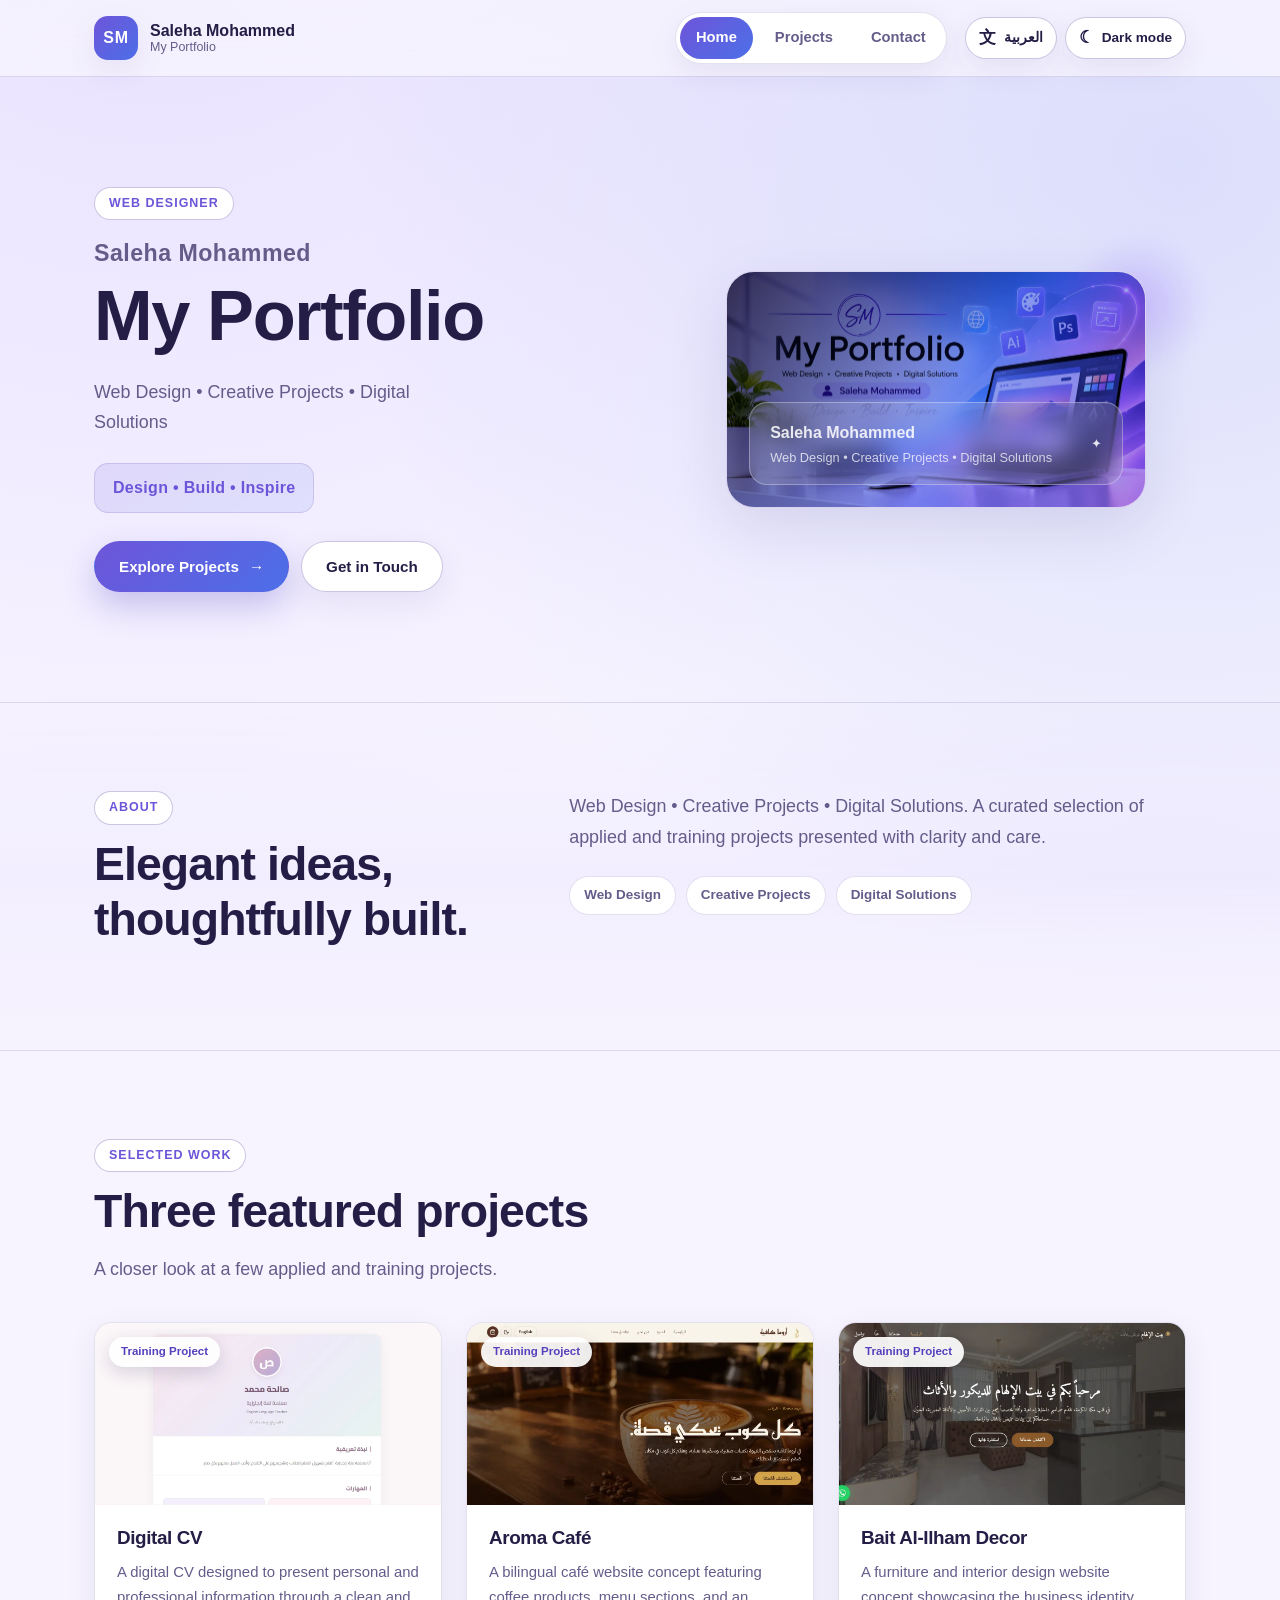
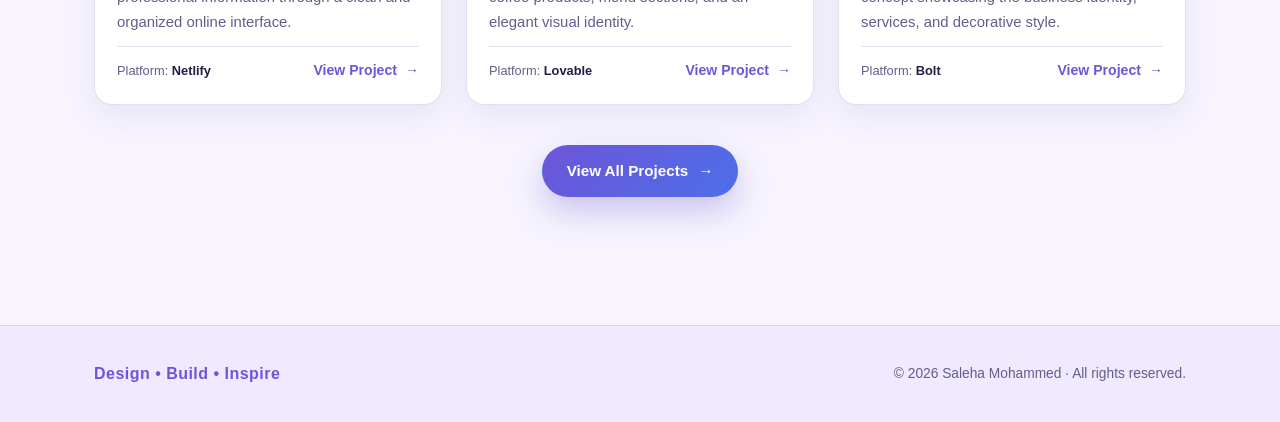
<file: index.html>
<!doctype html>
<html lang="en" dir="ltr">
<head>
  <meta charset="utf-8">
  <meta name="viewport" content="width=device-width, initial-scale=1">
  <meta name="description" content="Web Design • Creative Projects • Digital Solutions">
  <title>Saleha Mohammed | My Portfolio</title>
  <link rel="preload" as="image" href="assets/images/portfolio-cover.webp">
  <link rel="stylesheet" href="assets/css/style.css">
  <script src="assets/js/main.js" defer></script>
</head>
<body data-page="home">
  <a class="skip-link" href="#main" data-i18n="skip">Skip to content</a>

  <header class="site-header">
    <div class="container header-inner">
      <a class="brand" href="index.html" aria-label="Saleha Mohammed — home">
        <span class="brand-mark" aria-hidden="true">SM</span>
        <span class="brand-text">
          <span class="brand-name">Saleha Mohammed</span>
          <span class="brand-role" data-i18n="brand.role">My Portfolio</span>
        </span>
      </a>

      <div class="nav-wrap">
        <nav aria-label="Main navigation">
          <ul class="nav-links">
            <li><a href="index.html" aria-current="page" data-i18n="nav.home">Home</a></li>
            <li><a href="projects.html" data-i18n="nav.projects">Projects</a></li>
            <li><a href="contact.html" data-i18n="nav.contact">Contact</a></li>
          </ul>
        </nav>

        <div class="nav-actions">
          <button type="button" id="lang-toggle" class="control-btn" aria-label="Switch to Arabic" aria-pressed="false">
            <span class="control-icon" aria-hidden="true">文</span>
            <span data-i18n="lang.label">العربية</span>
          </button>
          <button type="button" id="theme-toggle" class="control-btn" aria-label="Switch color theme" aria-pressed="false">
            <span class="control-icon" data-theme-icon aria-hidden="true">☾</span>
            <span data-theme-label data-i18n="theme.toDark">Dark mode</span>
          </button>
        </div>
      </div>
    </div>
  </header>

  <main id="main">
    <!-- Hero -->
    <section class="hero">
      <div class="container hero-grid">
        <div class="hero-copy">
          <p class="eyebrow" data-i18n="hero.eyebrow">Web Designer</p>

          <h1 class="hero-title">
            <span class="hero-name" data-i18n="hero.name">Saleha Mohammed</span>
            <span data-i18n="hero.title">My Portfolio</span>
          </h1>

          <p class="lead hero-subtitle" data-i18n="hero.subtitle">Web Design • Creative Projects • Digital Solutions</p>
          <p class="hero-phrase" data-i18n="hero.phrase">Design • Build • Inspire</p>

          <div class="btn-row">
            <a class="btn btn--primary" href="projects.html">
              <span data-i18n="hero.cta">Explore Projects</span>
              <span class="arrow" aria-hidden="true">→</span>
            </a>
            <a class="btn btn--ghost" href="contact.html" data-i18n="hero.secondary">Get in Touch</a>
          </div>
        </div>

        <div class="hero-media">
          <div class="hero-glow" aria-hidden="true"></div>
          <figure class="hero-frame">
            <img
              src="assets/images/portfolio-cover.webp"
              alt="Portfolio cover artwork in soft violet and blue tones"
              width="1672"
              height="941"
              fetchpriority="high"
              data-i18n-alt="hero.coverAlt">
            <figcaption class="hero-caption">
              <span>
                <strong data-i18n="hero.captionTitle">Saleha Mohammed</strong>
                <span data-i18n="hero.captionText">Web Design • Creative Projects • Digital Solutions</span>
              </span>
              <span aria-hidden="true">✦</span>
            </figcaption>
          </figure>
        </div>
      </div>
    </section>

    <!-- About -->
    <section class="section about" aria-labelledby="about-title">
      <div class="container about-grid">
        <div>
          <p class="eyebrow" data-i18n="about.eyebrow">About</p>
          <h2 id="about-title" data-i18n="about.title">Elegant ideas, thoughtfully built.</h2>
        </div>
        <div>
          <p class="lead" data-i18n="about.text">Web Design • Creative Projects • Digital Solutions. A curated selection of applied and training projects presented with clarity and care.</p>
          <div class="chip-row" aria-label="Focus areas">
            <span class="chip" data-i18n="about.chip1">Web Design</span>
            <span class="chip" data-i18n="about.chip2">Creative Projects</span>
            <span class="chip" data-i18n="about.chip3">Digital Solutions</span>
          </div>
        </div>
      </div>
    </section>

    <!-- Featured projects -->
    <section class="section" aria-labelledby="featured-title">
      <div class="container">
        <div class="section-head">
          <p class="eyebrow" data-i18n="featured.eyebrow">Selected Work</p>
          <h2 id="featured-title" data-i18n="featured.title">Three featured projects</h2>
          <p class="lead" data-i18n="featured.text">A closer look at a few applied and training projects.</p>
        </div>

        <div class="projects-grid">
          <!-- Project 1 -->
          <article class="project-card">
            <div class="project-media">
              <img src="assets/images/project-1-digital-cv.webp" alt="Digital CV project preview showing an organized Arabic CV interface" width="1334" height="677" loading="lazy" data-i18n-alt="alt.p1">
              <span class="badge" data-i18n="projects.badge">Training Project</span>
            </div>
            <div class="project-body">
              <h3 class="project-title">Digital CV</h3>
              <p class="project-desc">A digital CV designed to present personal and professional information through a clean and organized online interface.</p>
              <div class="project-meta">
                <span><span data-i18n="projects.platform">Platform</span>: <strong>Netlify</strong></span>
                <a class="card-link" href="https://prismatic-sfogliatella-6a82b3.netlify.app/" target="_blank" rel="noopener noreferrer">
                  <span data-i18n="projects.view">View Project</span><span class="arrow" aria-hidden="true">→</span>
                </a>
              </div>
            </div>
          </article>

          <!-- Project 2 -->
          <article class="project-card">
            <div class="project-media">
              <img src="assets/images/project-2-aroma-cafe.webp" alt="Aroma Café website preview with coffee products and menu sections" width="1317" height="643" loading="lazy" data-i18n-alt="alt.p2">
              <span class="badge" data-i18n="projects.badge">Training Project</span>
            </div>
            <div class="project-body">
              <h3 class="project-title">Aroma Café</h3>
              <p class="project-desc">A bilingual café website concept featuring coffee products, menu sections, and an elegant visual identity.</p>
              <div class="project-meta">
                <span><span data-i18n="projects.platform">Platform</span>: <strong>Lovable</strong></span>
                <a class="card-link" href="https://pixel-perfect-playback-2083.lovable.app" target="_blank" rel="noopener noreferrer">
                  <span data-i18n="projects.view">View Project</span><span class="arrow" aria-hidden="true">→</span>
                </a>
              </div>
            </div>
          </article>

          <!-- Project 3 -->
          <article class="project-card">
            <div class="project-media">
              <img src="assets/images/project-3-bait-al-ilham.webp" alt="Bait Al-Ilham Decor website preview showcasing furniture and interior design" width="1344" height="668" loading="lazy" data-i18n-alt="alt.p3">
              <span class="badge" data-i18n="projects.badge">Training Project</span>
            </div>
            <div class="project-body">
              <h3 class="project-title">Bait Al-Ilham Decor</h3>
              <p class="project-desc">A furniture and interior design website concept showcasing the business identity, services, and decorative style.</p>
              <div class="project-meta">
                <span><span data-i18n="projects.platform">Platform</span>: <strong>Bolt</strong></span>
                <a class="card-link" href="https://bait-al-ilham-decor-v375.bolt.host" target="_blank" rel="noopener noreferrer">
                  <span data-i18n="projects.view">View Project</span><span class="arrow" aria-hidden="true">→</span>
                </a>
              </div>
            </div>
          </article>
        </div>

        <div class="center-cta">
          <a class="btn btn--primary" href="projects.html">
            <span data-i18n="featured.cta">View All Projects</span>
            <span class="arrow" aria-hidden="true">→</span>
          </a>
        </div>
      </div>
    </section>
  </main>

  <footer class="site-footer">
    <div class="container footer-inner">
      <span class="footer-phrase" data-i18n="footer.phrase">Design • Build • Inspire</span>
      <span class="footer-meta">© <span id="year">2026</span> Saleha Mohammed · <span data-i18n="footer.rights">All rights reserved.</span></span>
    </div>
  </footer>
</body>
</html>
</file>
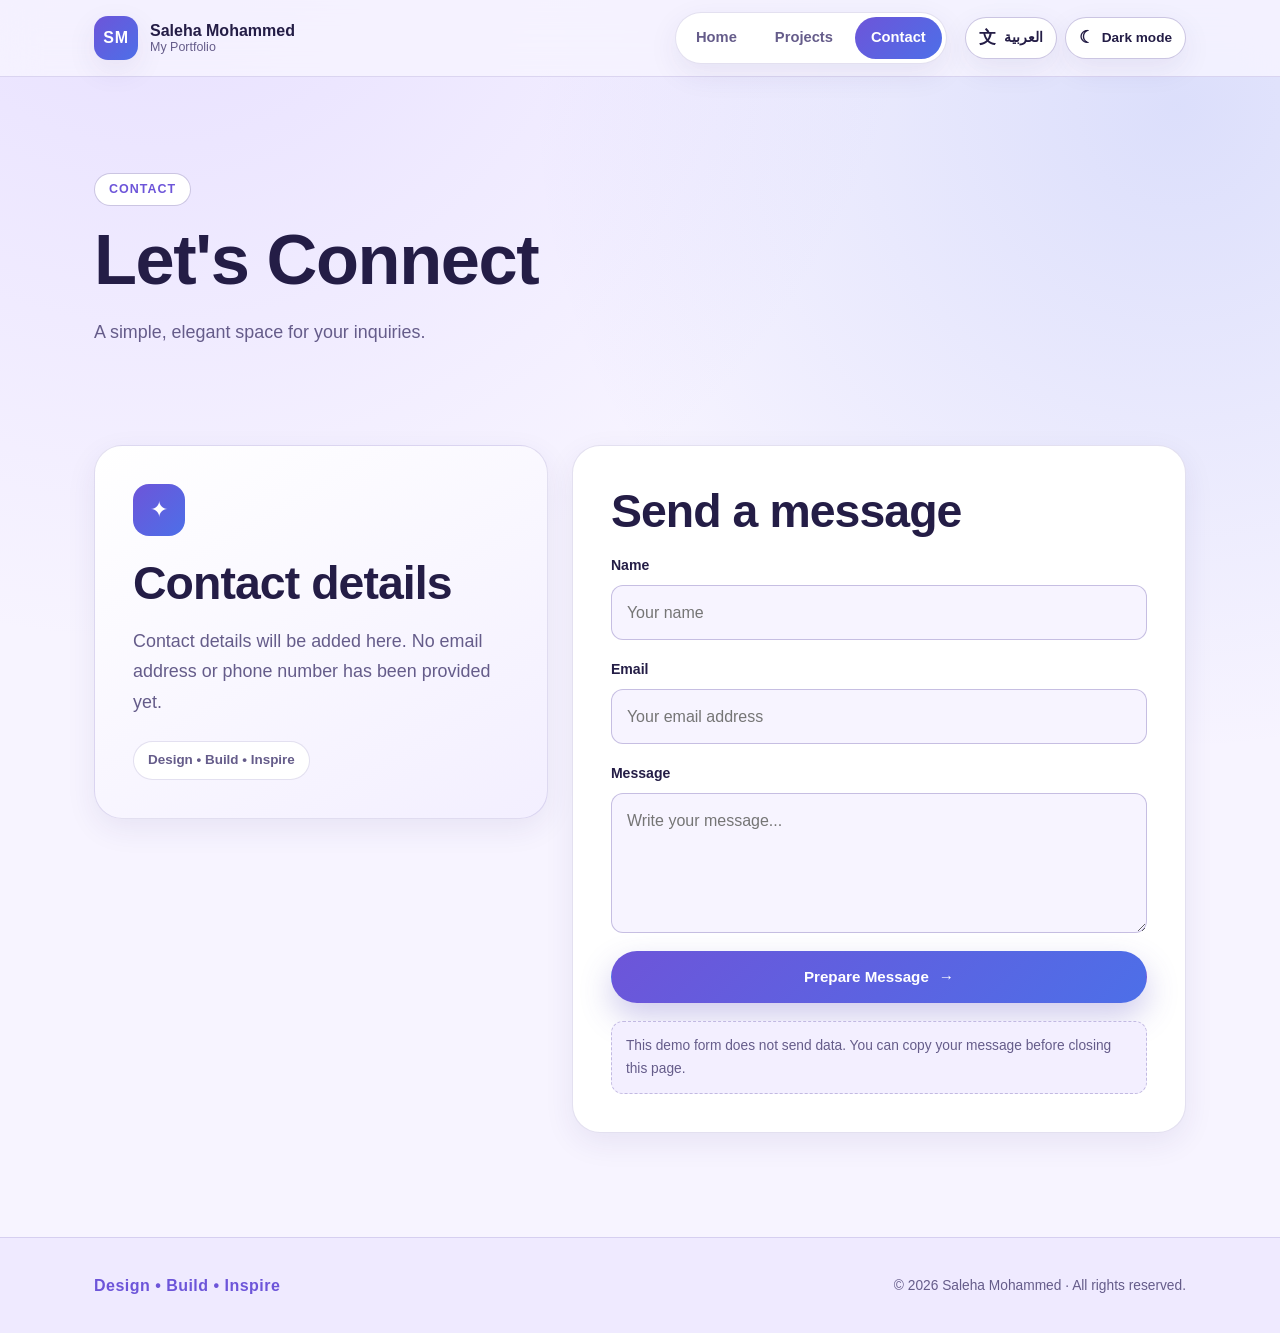
<file: contact.html>
<!doctype html>
<html lang="en" dir="ltr">
<head>
  <meta charset="utf-8">
  <meta name="viewport" content="width=device-width, initial-scale=1">
  <meta name="description" content="Web Design • Creative Projects • Digital Solutions">
  <title>Saleha Mohammed | Contact</title>
  <link rel="stylesheet" href="assets/css/style.css">
  <script src="assets/js/main.js" defer></script>
</head>
<body data-page="contact">
  <a class="skip-link" href="#main" data-i18n="skip">Skip to content</a>

  <header class="site-header">
    <div class="container header-inner">
      <a class="brand" href="index.html" aria-label="Saleha Mohammed — home">
        <span class="brand-mark" aria-hidden="true">SM</span>
        <span class="brand-text">
          <span class="brand-name">Saleha Mohammed</span>
          <span class="brand-role" data-i18n="brand.role">My Portfolio</span>
        </span>
      </a>

      <div class="nav-wrap">
        <nav aria-label="Main navigation">
          <ul class="nav-links">
            <li><a href="index.html" data-i18n="nav.home">Home</a></li>
            <li><a href="projects.html" data-i18n="nav.projects">Projects</a></li>
            <li><a href="contact.html" aria-current="page" data-i18n="nav.contact">Contact</a></li>
          </ul>
        </nav>

        <div class="nav-actions">
          <button type="button" id="lang-toggle" class="control-btn" aria-label="Switch to Arabic" aria-pressed="false">
            <span class="control-icon" aria-hidden="true">文</span>
            <span data-i18n="lang.label">العربية</span>
          </button>
          <button type="button" id="theme-toggle" class="control-btn" aria-label="Switch color theme" aria-pressed="false">
            <span class="control-icon" data-theme-icon aria-hidden="true">☾</span>
            <span data-theme-label data-i18n="theme.toDark">Dark mode</span>
          </button>
        </div>
      </div>
    </div>
  </header>

  <main id="main">
    <section class="page-hero">
      <div class="container">
        <p class="eyebrow" data-i18n="contact.eyebrow">Contact</p>
        <h1 data-i18n="contact.title">Let's Connect</h1>
        <p class="lead" data-i18n="contact.lead">A simple, elegant space for your inquiries.</p>
      </div>
    </section>

    <section class="section section--tight">
      <div class="container contact-grid">
        <aside class="panel panel--note">
          <div class="note-icon" aria-hidden="true">✦</div>
          <h2 data-i18n="contact.noteTitle">Contact details</h2>
          <p class="lead" data-i18n="contact.note">Contact details will be added here. No email address or phone number has been provided yet.</p>

          <div class="chip-row">
            <span class="chip" data-i18n="hero.phrase">Design • Build • Inspire</span>
          </div>
        </aside>

        <div class="panel">
          <h2 data-i18n="contact.formTitle">Send a message</h2>
          <form id="contact-form" class="form-grid" novalidate>
            <div class="field">
              <label for="name" data-i18n="contact.name">Name</label>
              <input type="text" id="name" name="name" autocomplete="name" placeholder="Your name" data-i18n-placeholder="contact.namePh">
            </div>

            <div class="field">
              <label for="email" data-i18n="contact.email">Email</label>
              <input type="email" id="email" name="email" autocomplete="email" placeholder="Your email address" data-i18n-placeholder="contact.emailPh">
            </div>

            <div class="field">
              <label for="message" data-i18n="contact.message">Message</label>
              <textarea id="message" name="message" placeholder="Write your message..." data-i18n-placeholder="contact.messagePh"></textarea>
            </div>

            <button type="submit" class="btn btn--primary">
              <span data-i18n="contact.send">Prepare Message</span>
              <span class="arrow" aria-hidden="true">→</span>
            </button>

            <p class="form-status" id="form-status" role="status" aria-live="polite" data-i18n="contact.status">This demo form does not send data. You can copy your message before closing this page.</p>
          </form>
        </div>
      </div>
    </section>
  </main>

  <footer class="site-footer">
    <div class="container footer-inner">
      <span class="footer-phrase" data-i18n="footer.phrase">Design • Build • Inspire</span>
      <span class="footer-meta">© <span id="year">2026</span> Saleha Mohammed · <span data-i18n="footer.rights">All rights reserved.</span></span>
    </div>
  </footer>
</body>
</html>
</file>
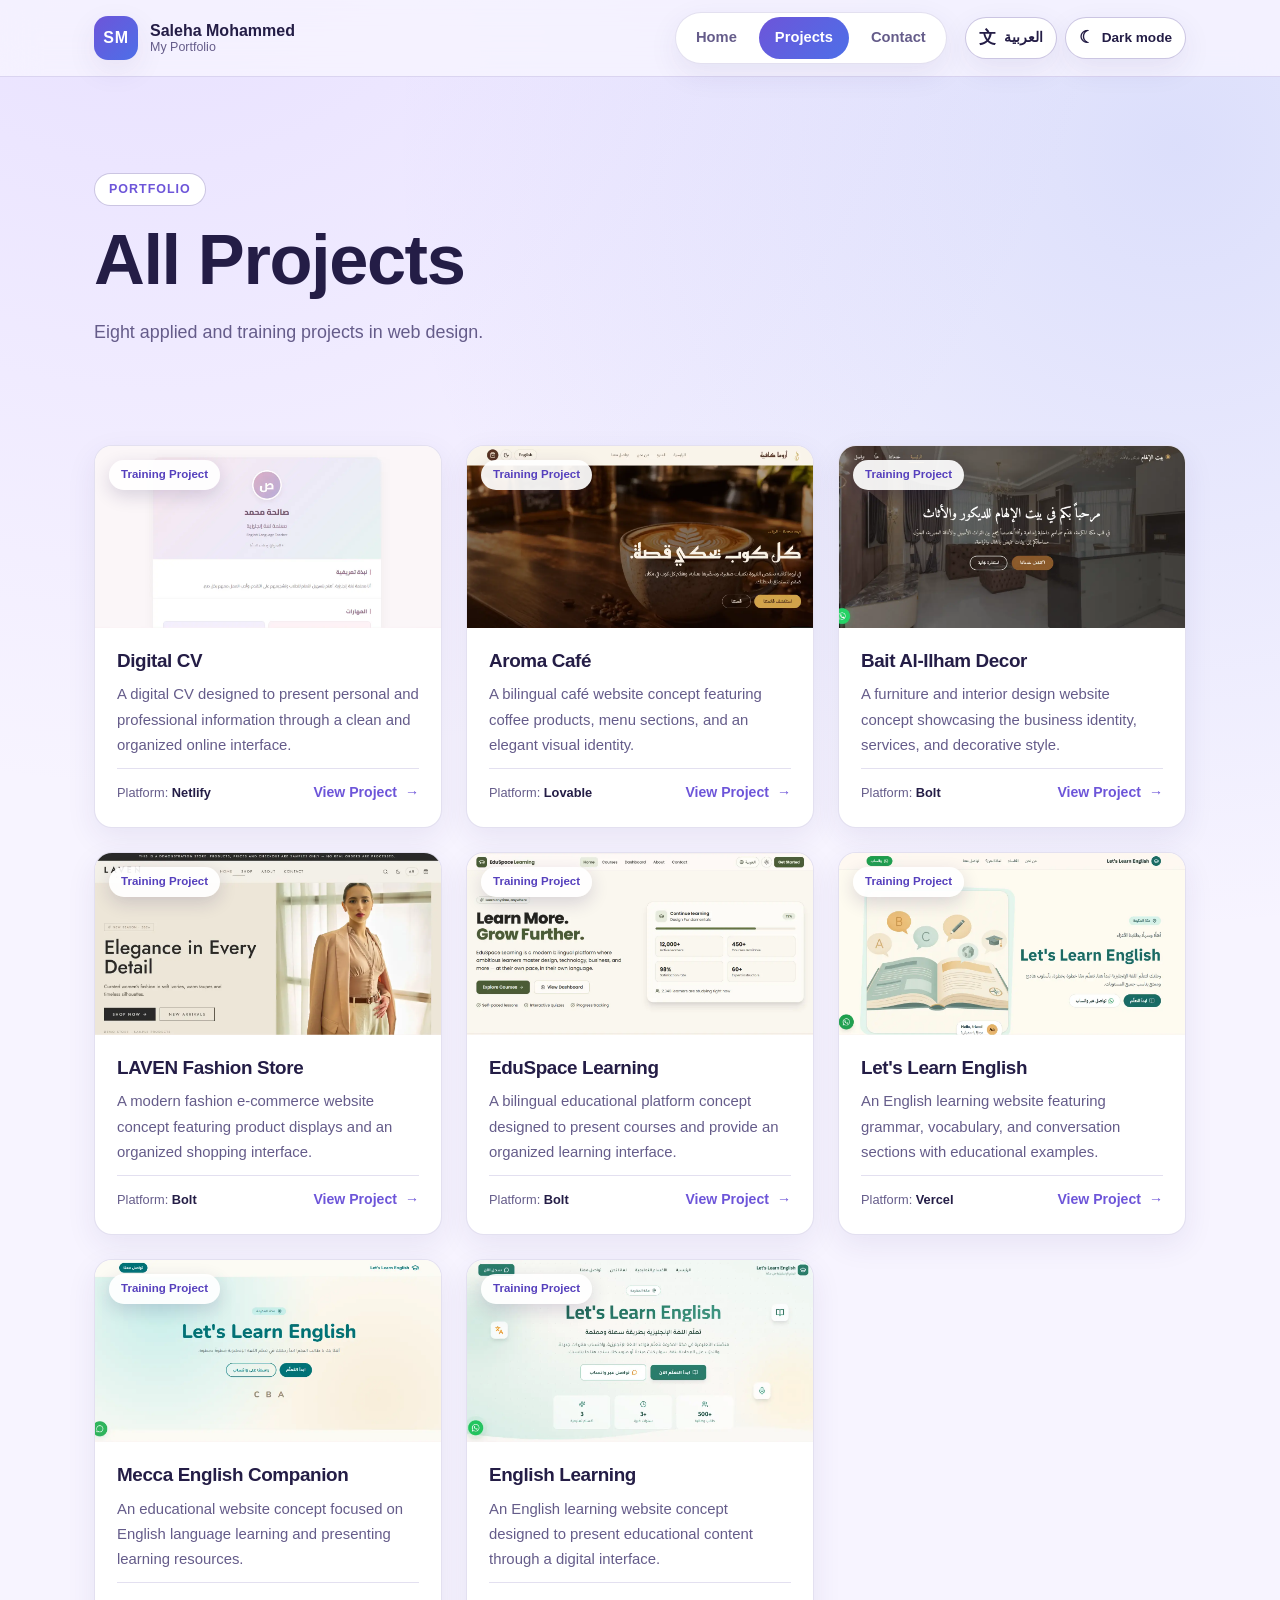
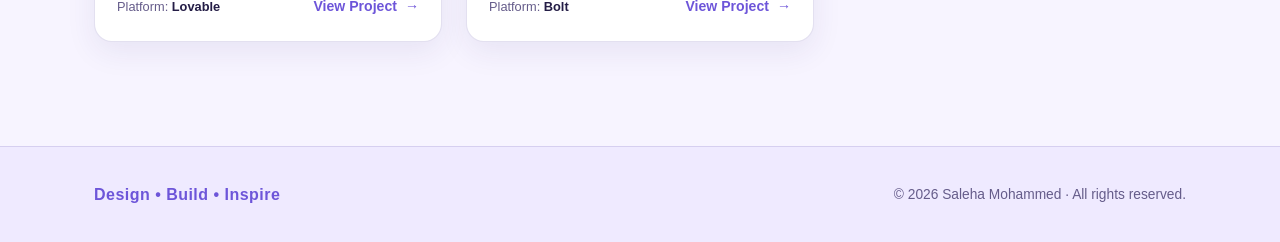
<file: projects.html>
<!doctype html>
<html lang="en" dir="ltr">
<head>
  <meta charset="utf-8">
  <meta name="viewport" content="width=device-width, initial-scale=1">
  <meta name="description" content="Web Design • Creative Projects • Digital Solutions">
  <title>Saleha Mohammed | Projects</title>
  <link rel="stylesheet" href="assets/css/style.css">
  <script src="assets/js/main.js" defer></script>
</head>
<body data-page="projects">
  <a class="skip-link" href="#main" data-i18n="skip">Skip to content</a>

  <header class="site-header">
    <div class="container header-inner">
      <a class="brand" href="index.html" aria-label="Saleha Mohammed — home">
        <span class="brand-mark" aria-hidden="true">SM</span>
        <span class="brand-text">
          <span class="brand-name">Saleha Mohammed</span>
          <span class="brand-role" data-i18n="brand.role">My Portfolio</span>
        </span>
      </a>

      <div class="nav-wrap">
        <nav aria-label="Main navigation">
          <ul class="nav-links">
            <li><a href="index.html" data-i18n="nav.home">Home</a></li>
            <li><a href="projects.html" aria-current="page" data-i18n="nav.projects">Projects</a></li>
            <li><a href="contact.html" data-i18n="nav.contact">Contact</a></li>
          </ul>
        </nav>

        <div class="nav-actions">
          <button type="button" id="lang-toggle" class="control-btn" aria-label="Switch to Arabic" aria-pressed="false">
            <span class="control-icon" aria-hidden="true">文</span>
            <span data-i18n="lang.label">العربية</span>
          </button>
          <button type="button" id="theme-toggle" class="control-btn" aria-label="Switch color theme" aria-pressed="false">
            <span class="control-icon" data-theme-icon aria-hidden="true">☾</span>
            <span data-theme-label data-i18n="theme.toDark">Dark mode</span>
          </button>
        </div>
      </div>
    </div>
  </header>

  <main id="main">
    <section class="page-hero">
      <div class="container">
        <p class="eyebrow" data-i18n="projects.eyebrow">Portfolio</p>
        <h1 data-i18n="projects.title">All Projects</h1>
        <p class="lead" data-i18n="projects.lead">Eight applied and training projects in web design.</p>
      </div>
    </section>

    <section class="section section--tight" aria-label="Projects list">
      <div class="container">
        <div class="projects-grid">
          <!-- Project 1 -->
          <article class="project-card">
            <div class="project-media">
              <img src="assets/images/project-1-digital-cv.webp" alt="Digital CV project preview showing an organized Arabic CV interface" width="1334" height="677" loading="lazy" data-i18n-alt="alt.p1">
              <span class="badge" data-i18n="projects.badge">Training Project</span>
            </div>
            <div class="project-body">
              <h2 class="project-title">Digital CV</h2>
              <p class="project-desc">A digital CV designed to present personal and professional information through a clean and organized online interface.</p>
              <div class="project-meta">
                <span><span data-i18n="projects.platform">Platform</span>: <strong>Netlify</strong></span>
                <a class="card-link" href="https://prismatic-sfogliatella-6a82b3.netlify.app/" target="_blank" rel="noopener noreferrer">
                  <span data-i18n="projects.view">View Project</span><span class="arrow" aria-hidden="true">→</span>
                </a>
              </div>
            </div>
          </article>

          <!-- Project 2 -->
          <article class="project-card">
            <div class="project-media">
              <img src="assets/images/project-2-aroma-cafe.webp" alt="Aroma Café website preview with coffee products and menu sections" width="1317" height="643" loading="lazy" data-i18n-alt="alt.p2">
              <span class="badge" data-i18n="projects.badge">Training Project</span>
            </div>
            <div class="project-body">
              <h2 class="project-title">Aroma Café</h2>
              <p class="project-desc">A bilingual café website concept featuring coffee products, menu sections, and an elegant visual identity.</p>
              <div class="project-meta">
                <span><span data-i18n="projects.platform">Platform</span>: <strong>Lovable</strong></span>
                <a class="card-link" href="https://pixel-perfect-playback-2083.lovable.app" target="_blank" rel="noopener noreferrer">
                  <span data-i18n="projects.view">View Project</span><span class="arrow" aria-hidden="true">→</span>
                </a>
              </div>
            </div>
          </article>

          <!-- Project 3 -->
          <article class="project-card">
            <div class="project-media">
              <img src="assets/images/project-3-bait-al-ilham.webp" alt="Bait Al-Ilham Decor website preview showcasing furniture and interior design" width="1344" height="668" loading="lazy" data-i18n-alt="alt.p3">
              <span class="badge" data-i18n="projects.badge">Training Project</span>
            </div>
            <div class="project-body">
              <h2 class="project-title">Bait Al-Ilham Decor</h2>
              <p class="project-desc">A furniture and interior design website concept showcasing the business identity, services, and decorative style.</p>
              <div class="project-meta">
                <span><span data-i18n="projects.platform">Platform</span>: <strong>Bolt</strong></span>
                <a class="card-link" href="https://bait-al-ilham-decor-v375.bolt.host" target="_blank" rel="noopener noreferrer">
                  <span data-i18n="projects.view">View Project</span><span class="arrow" aria-hidden="true">→</span>
                </a>
              </div>
            </div>
          </article>

          <!-- Project 4 -->
          <article class="project-card">
            <div class="project-media">
              <img src="assets/images/project-4-laven-fashion.webp" alt="LAVEN Fashion Store preview with product displays and shopping interface" width="1339" height="676" loading="lazy" data-i18n-alt="alt.p4">
              <span class="badge" data-i18n="projects.badge">Training Project</span>
            </div>
            <div class="project-body">
              <h2 class="project-title">LAVEN Fashion Store</h2>
              <p class="project-desc">A modern fashion e-commerce website concept featuring product displays and an organized shopping interface.</p>
              <div class="project-meta">
                <span><span data-i18n="projects.platform">Platform</span>: <strong>Bolt</strong></span>
                <a class="card-link" href="https://laven-fashion-e-comm-h1i5.bolt.host" target="_blank" rel="noopener noreferrer">
                  <span data-i18n="projects.view">View Project</span><span class="arrow" aria-hidden="true">→</span>
                </a>
              </div>
            </div>
          </article>

          <!-- Project 5 -->
          <article class="project-card">
            <div class="project-media">
              <img src="assets/images/project-5-eduspace.webp" alt="EduSpace Learning platform preview with online course sections" width="1346" height="682" loading="lazy" data-i18n-alt="alt.p5">
              <span class="badge" data-i18n="projects.badge">Training Project</span>
            </div>
            <div class="project-body">
              <h2 class="project-title">EduSpace Learning</h2>
              <p class="project-desc">A bilingual educational platform concept designed to present courses and provide an organized learning interface.</p>
              <div class="project-meta">
                <span><span data-i18n="projects.platform">Platform</span>: <strong>Bolt</strong></span>
                <a class="card-link" href="https://eduspace-rebrand-and-7rxv.bolt.host" target="_blank" rel="noopener noreferrer">
                  <span data-i18n="projects.view">View Project</span><span class="arrow" aria-hidden="true">→</span>
                </a>
              </div>
            </div>
          </article>

          <!-- Project 6 -->
          <article class="project-card">
            <div class="project-media">
              <img src="assets/images/project-6-lets-learn-english.webp" alt="Let's Learn English website preview with grammar, vocabulary and conversation sections" width="1335" height="680" loading="lazy" data-i18n-alt="alt.p6">
              <span class="badge" data-i18n="projects.badge">Training Project</span>
            </div>
            <div class="project-body">
              <h2 class="project-title">Let's Learn English</h2>
              <p class="project-desc">An English learning website featuring grammar, vocabulary, and conversation sections with educational examples.</p>
              <div class="project-meta">
                <span><span data-i18n="projects.platform">Platform</span>: <strong>Vercel</strong></span>
                <a class="card-link" href="https://lets-learn-english.vercel.app/" target="_blank" rel="noopener noreferrer">
                  <span data-i18n="projects.view">View Project</span><span class="arrow" aria-hidden="true">→</span>
                </a>
              </div>
            </div>
          </article>

          <!-- Project 7 -->
          <article class="project-card">
            <div class="project-media">
              <img src="assets/images/project-7-mecca-english.webp" alt="Mecca English Companion website preview presenting English learning resources" width="1328" height="675" loading="lazy" data-i18n-alt="alt.p7">
              <span class="badge" data-i18n="projects.badge">Training Project</span>
            </div>
            <div class="project-body">
              <h2 class="project-title">Mecca English Companion</h2>
              <p class="project-desc">An educational website concept focused on English language learning and presenting learning resources.</p>
              <div class="project-meta">
                <span><span data-i18n="projects.platform">Platform</span>: <strong>Lovable</strong></span>
                <a class="card-link" href="https://mecca-english-companion.lovable.app" target="_blank" rel="noopener noreferrer">
                  <span data-i18n="projects.view">View Project</span><span class="arrow" aria-hidden="true">→</span>
                </a>
              </div>
            </div>
          </article>

          <!-- Project 8 -->
          <article class="project-card">
            <div class="project-media">
              <img src="assets/images/project-8-english-learning.webp" alt="English Learning website preview with organized educational content" width="1329" height="679" loading="lazy" data-i18n-alt="alt.p8">
              <span class="badge" data-i18n="projects.badge">Training Project</span>
            </div>
            <div class="project-body">
              <h2 class="project-title">English Learning</h2>
              <p class="project-desc">An English learning website concept designed to present educational content through a digital interface.</p>
              <div class="project-meta">
                <span><span data-i18n="projects.platform">Platform</span>: <strong>Bolt</strong></span>
                <a class="card-link" href="https://english-learning-lan-o72z.bolt.host" target="_blank" rel="noopener noreferrer">
                  <span data-i18n="projects.view">View Project</span><span class="arrow" aria-hidden="true">→</span>
                </a>
              </div>
            </div>
          </article>
        </div>
      </div>
    </section>
  </main>

  <footer class="site-footer">
    <div class="container footer-inner">
      <span class="footer-phrase" data-i18n="footer.phrase">Design • Build • Inspire</span>
      <span class="footer-meta">© <span id="year">2026</span> Saleha Mohammed · <span data-i18n="footer.rights">All rights reserved.</span></span>
    </div>
  </footer>
</body>
</html>
</file>
<file: assets/css/style.css>
/* ============================================================
   Saleha Mohammed — Portfolio
   Palette inspired by portfolio-cover.webp:
   soft lavender, periwinkle blue and deep indigo.
   ============================================================ */

:root {
  color-scheme: light;

  --bg: #f7f4ff;
  --bg-soft: #efeaff;
  --surface: #ffffff;
  --surface-2: #f3efff;
  --text: #241d46;
  --muted: #655c8a;
  --primary: #6d55d9;
  --primary-strong: #5640bd;
  --blue: #4d6fe8;
  --accent: #b9a5ff;
  --border: rgba(83, 64, 160, 0.16);
  --border-strong: rgba(83, 64, 160, 0.3);
  --shadow: 0 20px 60px rgba(53, 38, 120, 0.12);
  --shadow-soft: 0 10px 30px rgba(53, 38, 120, 0.08);
  --overlay: linear-gradient(125deg, rgba(30, 24, 66, 0.92) 0%, rgba(77, 111, 232, 0.66) 52%, rgba(109, 85, 217, 0.56) 100%);
  --radius-lg: 28px;
  --radius-md: 18px;
  --radius-sm: 12px;
  --container: 1140px;
  --header-h: 76px;
  --transition: 220ms ease;
}

:root[data-theme="dark"] {
  color-scheme: dark;

  --bg: #100e22;
  --bg-soft: #171431;
  --surface: #191634;
  --surface-2: #211d43;
  --text: #f5f1ff;
  --muted: #bdb4dd;
  --primary: #a892ff;
  --primary-strong: #c1b1ff;
  --blue: #83a4ff;
  --accent: #d7c9ff;
  --border: rgba(205, 190, 255, 0.16);
  --border-strong: rgba(205, 190, 255, 0.3);
  --shadow: 0 24px 70px rgba(0, 0, 0, 0.4);
  --shadow-soft: 0 12px 34px rgba(0, 0, 0, 0.28);
  --overlay: linear-gradient(125deg, rgba(11, 9, 28, 0.94) 0%, rgba(52, 43, 118, 0.78) 52%, rgba(80, 61, 158, 0.66) 100%);
}

*,
*::before,
*::after {
  box-sizing: border-box;
}

html {
  scroll-behavior: smooth;
}

body {
  margin: 0;
  min-height: 100vh;
  background:
    radial-gradient(circle at 12% -10%, rgba(185, 165, 255, 0.28), transparent 42%),
    radial-gradient(circle at 92% 8%, rgba(77, 111, 232, 0.16), transparent 38%),
    var(--bg);
  color: var(--text);
  font-family: "Segoe UI", Tahoma, Arial, sans-serif;
  font-size: 16px;
  line-height: 1.7;
  transition: background-color var(--transition), color var(--transition);
}

img {
  display: block;
  max-width: 100%;
  height: auto;
}

a {
  color: inherit;
  text-decoration: none;
}

button,
input,
textarea {
  font: inherit;
}

button {
  cursor: pointer;
}

:focus-visible {
  outline: 3px solid var(--blue);
  outline-offset: 3px;
  border-radius: 8px;
}

.skip-link {
  position: absolute;
  inset-block-start: -100px;
  inset-inline-start: 16px;
  z-index: 100;
  padding: 10px 16px;
  border-radius: var(--radius-sm);
  background: var(--primary);
  color: #fff;
}

.skip-link:focus {
  inset-block-start: 12px;
}

.container {
  width: 100%;
  max-width: var(--container);
  margin-inline: auto;
  padding-inline: 24px;
}

/* ---------- Header ---------- */

.site-header {
  position: sticky;
  inset-block-start: 0;
  z-index: 50;
  min-height: var(--header-h);
  background: color-mix(in srgb, var(--bg) 82%, transparent);
  border-block-end: 1px solid var(--border);
  backdrop-filter: blur(18px);
  -webkit-backdrop-filter: blur(18px);
}

@supports not (background: color-mix(in srgb, red 50%, transparent)) {
  .site-header { background: var(--bg); }
}

.header-inner {
  min-height: var(--header-h);
  display: flex;
  align-items: center;
  justify-content: space-between;
  gap: 18px;
  flex-wrap: wrap;
  padding-block: 12px;
}

.brand {
  display: inline-flex;
  align-items: center;
  gap: 12px;
  flex-shrink: 0;
}

.brand-mark {
  width: 44px;
  height: 44px;
  display: grid;
  place-items: center;
  border-radius: 14px;
  background: linear-gradient(135deg, var(--primary), var(--blue));
  color: #fff;
  font-weight: 800;
  letter-spacing: 0.04em;
  box-shadow: var(--shadow-soft);
}

.brand-text {
  display: grid;
  line-height: 1.2;
}

.brand-name {
  font-weight: 750;
  font-size: 1rem;
}

.brand-role {
  font-size: 0.78rem;
  color: var(--muted);
}

.nav-wrap {
  display: flex;
  align-items: center;
  gap: 18px;
  flex-wrap: wrap;
}

.nav-links {
  display: flex;
  align-items: center;
  gap: 6px;
  list-style: none;
  margin: 0;
  padding: 4px;
  border: 1px solid var(--border);
  border-radius: 999px;
  background: var(--surface);
  box-shadow: var(--shadow-soft);
}

.nav-links a {
  display: block;
  padding: 8px 16px;
  border-radius: 999px;
  font-size: 0.92rem;
  font-weight: 600;
  color: var(--muted);
  transition: color var(--transition), background var(--transition);
}

.nav-links a:hover,
.nav-links a[aria-current="page"] {
  color: #fff;
  background: linear-gradient(135deg, var(--primary), var(--blue));
}

.nav-actions {
  display: flex;
  align-items: center;
  gap: 8px;
}

.control-btn {
  display: inline-flex;
  align-items: center;
  justify-content: center;
  gap: 8px;
  min-height: 42px;
  padding: 8px 13px;
  border: 1px solid var(--border-strong);
  border-radius: 999px;
  background: var(--surface);
  color: var(--text);
  font-size: 0.85rem;
  font-weight: 650;
  box-shadow: var(--shadow-soft);
  transition: transform var(--transition), border-color var(--transition), background var(--transition);
}

.control-btn:hover {
  transform: translateY(-2px);
  border-color: var(--primary);
}

.control-icon {
  font-size: 1.05rem;
  line-height: 1;
}

/* ---------- Shared sections ---------- */

main {
  display: block;
}

.section {
  padding-block: 88px;
}

.section--tight {
  padding-block: 64px;
}

.section-head {
  max-width: 640px;
  margin-block-end: 38px;
}

.eyebrow {
  display: inline-block;
  margin: 0 0 12px;
  padding: 5px 14px;
  border: 1px solid var(--border-strong);
  border-radius: 999px;
  background: var(--surface);
  color: var(--primary);
  font-size: 0.78rem;
  font-weight: 750;
  letter-spacing: 0.08em;
  text-transform: uppercase;
}

h1, h2, h3 {
  line-height: 1.2;
  margin-block: 0 14px;
  letter-spacing: -0.02em;
}

h1 { font-size: clamp(2.4rem, 6vw, 4.4rem); }
h2 { font-size: clamp(1.9rem, 4vw, 2.9rem); }
h3 { font-size: 1.16rem; }

p {
  margin-block: 0;
}

.lead {
  color: var(--muted);
  font-size: clamp(1rem, 2vw, 1.12rem);
}

.btn {
  display: inline-flex;
  align-items: center;
  justify-content: center;
  gap: 10px;
  min-height: 50px;
  padding: 12px 24px;
  border: 1px solid transparent;
  border-radius: 999px;
  font-weight: 700;
  font-size: 0.95rem;
  transition: transform var(--transition), box-shadow var(--transition), background var(--transition), color var(--transition);
}

.btn:hover {
  transform: translateY(-3px);
}

.btn--primary {
  background: linear-gradient(135deg, var(--primary), var(--blue));
  color: #fff;
  box-shadow: 0 14px 32px rgba(83, 68, 190, 0.28);
}

.btn--ghost {
  border-color: var(--border-strong);
  background: var(--surface);
  color: var(--text);
  box-shadow: var(--shadow-soft);
}

.btn--ghost:hover {
  border-color: var(--primary);
  color: var(--primary);
}

.btn-row {
  display: flex;
  flex-wrap: wrap;
  gap: 12px;
  margin-block-start: 28px;
}

.arrow {
  display: inline-block;
  transition: transform var(--transition);
}

.btn:hover .arrow,
.card-link:hover .arrow {
  transform: translateX(4px);
}

[dir="rtl"] .arrow {
  transform: scaleX(-1);
}

[dir="rtl"] .btn:hover .arrow,
[dir="rtl"] .card-link:hover .arrow {
  transform: scaleX(-1) translateX(4px);
}

/* ---------- Hero ---------- */

.hero {
  padding-block: clamp(56px, 9vw, 110px);
}

.hero-grid {
  display: grid;
  grid-template-columns: minmax(0, 1.02fr) minmax(0, 0.98fr);
  align-items: center;
  gap: clamp(32px, 6vw, 72px);
}

.hero-copy .eyebrow {
  margin-block-end: 20px;
}

.hero-title {
  margin-block-end: 18px;
}

.hero-name {
  display: block;
  font-size: clamp(1.1rem, 2.4vw, 1.45rem);
  font-weight: 600;
  color: var(--muted);
  letter-spacing: 0.02em;
  margin-block-end: 6px;
}

.hero-subtitle {
  max-width: 34ch;
}

.hero-phrase {
  display: inline-flex;
  align-items: center;
  gap: 10px;
  margin-block-start: 26px;
  padding: 10px 18px;
  border-radius: 14px;
  background: linear-gradient(135deg, rgba(109, 85, 217, 0.13), rgba(77, 111, 232, 0.11));
  border: 1px solid var(--border);
  color: var(--primary);
  font-weight: 700;
  letter-spacing: 0.02em;
}

.hero-media {
  position: relative;
}

.hero-frame {
  position: relative;
  overflow: hidden;
  border-radius: var(--radius-lg);
  box-shadow: var(--shadow);
  border: 1px solid var(--border);
  background: var(--surface-2);
}

.hero-frame img {
  width: 100%;
  aspect-ratio: 1672 / 941;
  object-fit: cover;
}

.hero-frame::after {
  content: "";
  position: absolute;
  inset: 0;
  background: var(--overlay);
  mix-blend-mode: multiply;
  pointer-events: none;
}

.hero-caption {
  position: absolute;
  inset-block-end: 22px;
  inset-inline: 22px;
  z-index: 1;
  display: flex;
  align-items: center;
  justify-content: space-between;
  gap: 16px;
  padding: 16px 20px;
  border-radius: var(--radius-md);
  background: rgba(255, 255, 255, 0.14);
  border: 1px solid rgba(255, 255, 255, 0.3);
  color: #fff;
  backdrop-filter: blur(12px);
  -webkit-backdrop-filter: blur(12px);
}

.hero-caption strong {
  display: block;
  font-size: 1rem;
}

.hero-caption span {
  font-size: 0.8rem;
  opacity: 0.86;
}

.hero-glow {
  position: absolute;
  inset-block-start: -28px;
  inset-inline-end: -28px;
  width: 150px;
  height: 150px;
  border-radius: 50%;
  background: radial-gradient(circle, var(--accent), transparent 68%);
  opacity: 0.55;
  filter: blur(6px);
  z-index: -1;
}

/* ---------- About ---------- */

.about {
  border-block: 1px solid var(--border);
  background: linear-gradient(180deg, transparent, rgba(185, 165, 255, 0.08), transparent);
}

.about-grid {
  display: grid;
  grid-template-columns: minmax(0, 0.8fr) minmax(0, 1.2fr);
  gap: clamp(28px, 5vw, 64px);
  align-items: start;
}

.chip-row {
  display: flex;
  flex-wrap: wrap;
  gap: 10px;
  margin-block-start: 24px;
}

.chip {
  padding: 7px 14px;
  border-radius: 999px;
  background: var(--surface);
  border: 1px solid var(--border);
  color: var(--muted);
  font-size: 0.84rem;
  font-weight: 600;
}

/* ---------- Projects ---------- */

.projects-grid {
  display: grid;
  grid-template-columns: repeat(auto-fit, minmax(280px, 1fr));
  gap: 24px;
}

.project-card {
  display: flex;
  flex-direction: column;
  overflow: hidden;
  border: 1px solid var(--border);
  border-radius: var(--radius-md);
  background: var(--surface);
  box-shadow: var(--shadow-soft);
  transition: transform var(--transition), box-shadow var(--transition), border-color var(--transition);
}

.project-card:hover {
  transform: translateY(-6px);
  border-color: var(--border-strong);
  box-shadow: var(--shadow);
}

.project-media {
  position: relative;
  overflow: hidden;
  background: var(--surface-2);
}

.project-media img {
  width: 100%;
  aspect-ratio: 16 / 8.4;
  object-fit: cover;
  transition: transform 500ms ease;
}

.project-card:hover .project-media img {
  transform: scale(1.045);
}

.badge {
  position: absolute;
  inset-block-start: 14px;
  inset-inline-start: 14px;
  padding: 5px 12px;
  border-radius: 999px;
  background: rgba(255, 255, 255, 0.92);
  color: var(--primary-strong);
  font-size: 0.72rem;
  font-weight: 750;
  box-shadow: 0 6px 18px rgba(35, 26, 90, 0.16);
}

:root[data-theme="dark"] .badge {
  background: rgba(25, 22, 52, 0.9);
  color: var(--accent);
}

.project-body {
  display: flex;
  flex-direction: column;
  gap: 10px;
  padding: 22px;
  flex: 1;
}

.project-title {
  margin: 0;
  font-size: 1.18rem;
}

.project-desc {
  color: var(--muted);
  font-size: 0.93rem;
  flex: 1;
}

.project-meta {
  display: flex;
  align-items: center;
  justify-content: space-between;
  gap: 12px;
  padding-block-start: 12px;
  border-block-start: 1px solid var(--border);
  font-size: 0.8rem;
  color: var(--muted);
}

.project-meta strong {
  color: var(--text);
  font-weight: 700;
}

.card-link {
  display: inline-flex;
  align-items: center;
  gap: 8px;
  color: var(--primary);
  font-weight: 750;
  font-size: 0.88rem;
}

.center-cta {
  display: flex;
  justify-content: center;
  margin-block-start: 40px;
}

/* ---------- Page hero (inner pages) ---------- */

.page-hero {
  padding-block: clamp(56px, 8vw, 96px) 34px;
}

.page-hero .lead {
  max-width: 60ch;
  margin-block-start: 12px;
}

/* ---------- Contact ---------- */

.contact-grid {
  display: grid;
  grid-template-columns: minmax(0, 0.85fr) minmax(0, 1.15fr);
  gap: 24px;
  align-items: start;
}

.panel {
  border: 1px solid var(--border);
  border-radius: var(--radius-lg);
  background: var(--surface);
  box-shadow: var(--shadow-soft);
  padding: clamp(24px, 4vw, 38px);
}

.panel--note {
  background: linear-gradient(150deg, var(--surface), var(--surface-2));
}

.note-icon {
  width: 52px;
  height: 52px;
  display: grid;
  place-items: center;
  border-radius: 16px;
  background: linear-gradient(135deg, var(--primary), var(--blue));
  color: #fff;
  font-size: 1.4rem;
  margin-block-end: 20px;
}

.form-grid {
  display: grid;
  gap: 18px;
}

.field {
  display: grid;
  gap: 7px;
}

.field label {
  font-size: 0.88rem;
  font-weight: 700;
}

.field input,
.field textarea {
  width: 100%;
  padding: 13px 15px;
  border: 1px solid var(--border-strong);
  border-radius: var(--radius-sm);
  background: var(--bg);
  color: var(--text);
  transition: border-color var(--transition), box-shadow var(--transition);
}

.field textarea {
  min-height: 140px;
  resize: vertical;
}

.field input:focus,
.field textarea:focus {
  border-color: var(--primary);
  box-shadow: 0 0 0 4px rgba(109, 85, 217, 0.14);
}

.form-status {
  min-height: 24px;
  padding: 12px 14px;
  border-radius: var(--radius-sm);
  background: var(--surface-2);
  color: var(--muted);
  font-size: 0.86rem;
  border: 1px dashed var(--border-strong);
}

/* ---------- Footer ---------- */

.site-footer {
  border-block-start: 1px solid var(--border);
  background: var(--bg-soft);
  padding-block: 34px;
  margin-block-start: 40px;
}

.footer-inner {
  display: flex;
  align-items: center;
  justify-content: space-between;
  gap: 18px;
  flex-wrap: wrap;
}

.footer-phrase {
  font-weight: 750;
  color: var(--primary);
  letter-spacing: 0.03em;
}

.footer-meta {
  color: var(--muted);
  font-size: 0.86rem;
}

/* ---------- Responsive ---------- */

@media (max-width: 900px) {
  .hero-grid,
  .about-grid,
  .contact-grid {
    grid-template-columns: 1fr;
  }

  .hero-media {
    max-width: 640px;
  }

  .header-inner {
    justify-content: center;
  }

  .nav-wrap {
    width: 100%;
    justify-content: center;
  }
}

@media (max-width: 620px) {
  :root { --header-h: auto; }

  .container { padding-inline: 18px; }
  .section { padding-block: 64px; }
  .nav-wrap { gap: 10px; }
  .nav-links { width: 100%; justify-content: space-between; }
  .nav-links a { flex: 1; text-align: center; padding-inline: 8px; font-size: 0.86rem; }
  .nav-actions { width: 100%; justify-content: center; }
  .control-btn { flex: 1; }
  .hero-caption { inset-inline: 14px; inset-block-end: 14px; padding: 12px 14px; }
  .project-body { padding: 18px; }
}

@media (prefers-reduced-motion: reduce) {
  html { scroll-behavior: auto; }
  *, *::before, *::after {
    transition-duration: 0.01ms !important;
    animation-duration: 0.01ms !important;
  }
}
</file>
